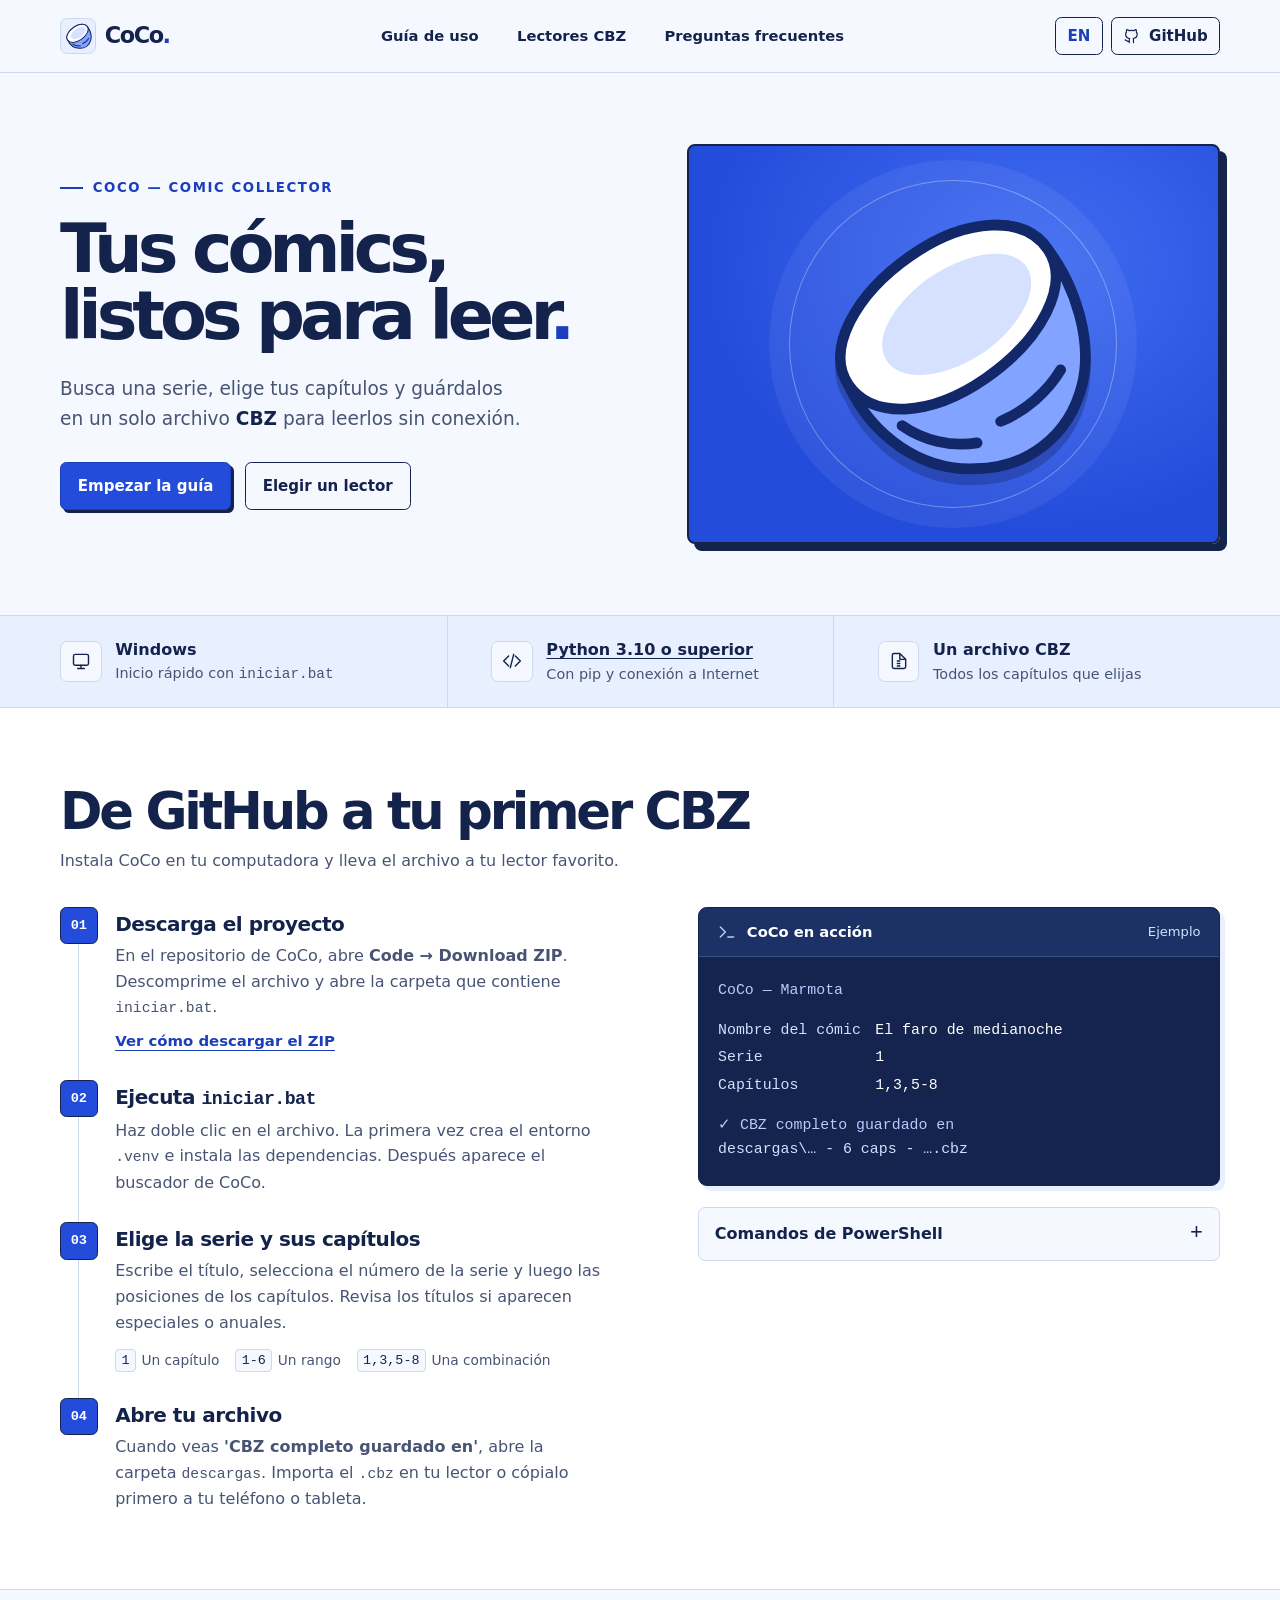
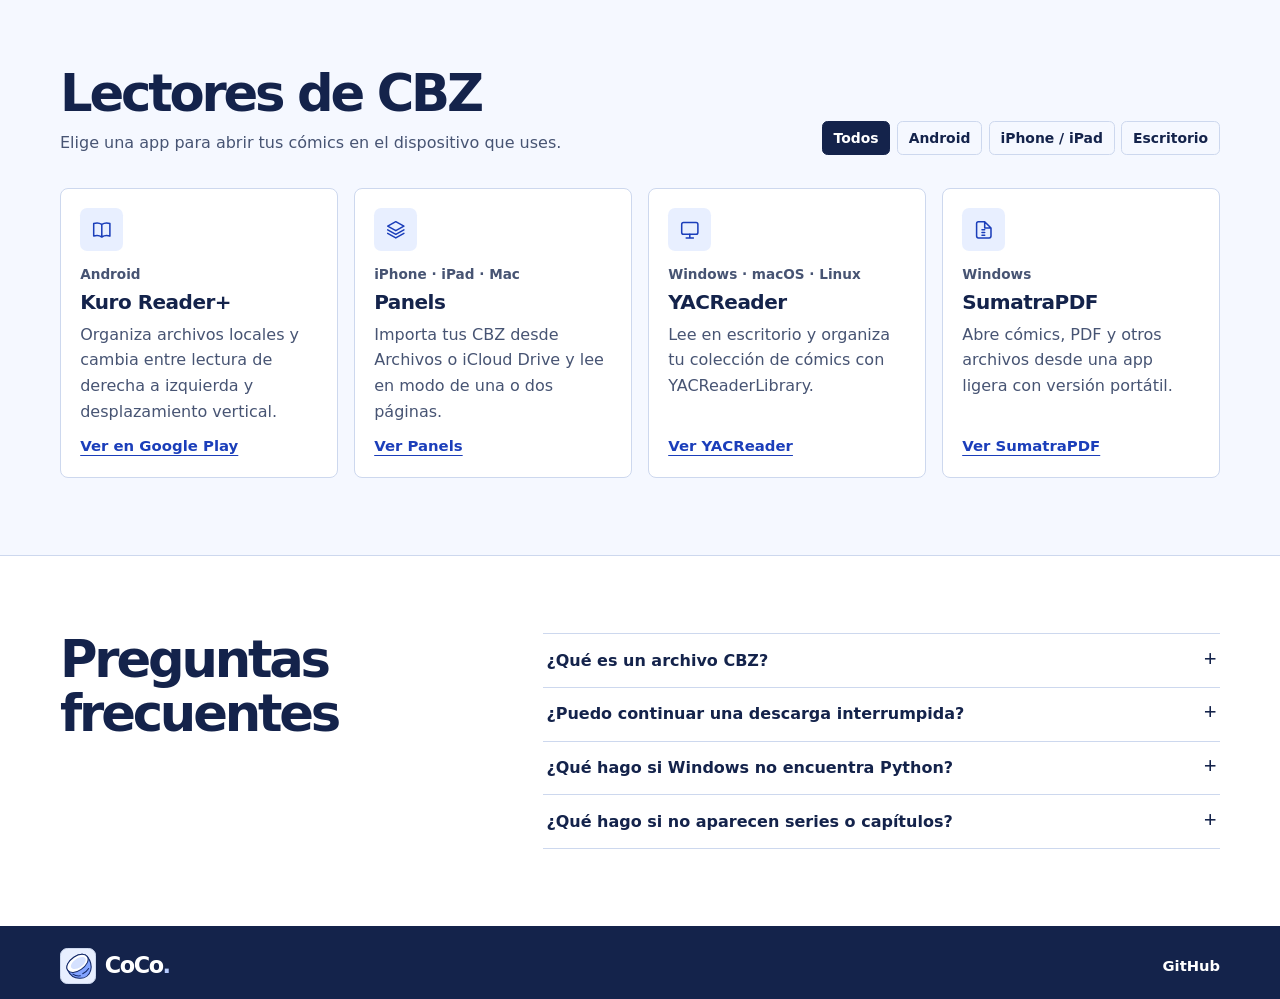
<file: index.html>
<!doctype html>
<html lang="es">
<head>
  <meta charset="utf-8">
  <meta name="viewport" content="width=device-width, initial-scale=1">
  <meta name="description" content="Instala CoCo en Windows, reúne tus capítulos en un CBZ y elige una app para leerlo.">
  <meta name="theme-color" content="#f5f8ff">
  <title>CoCo — Comic Collector · Guía de uso</title>
  <link rel="icon" href="assets/icon.svg" type="image/svg+xml">
  <link rel="stylesheet" href="styles.css">
  <link rel="alternate" hreflang="en" href="en/index.html">
  <script src="guide.js" defer></script>
</head>
<body>
  <svg class="icon-library" aria-hidden="true" xmlns="http://www.w3.org/2000/svg">
    <symbol id="i-book" viewBox="0 0 24 24"><path d="M12 6c-3-2-6-2-9-1v14c3-1 6-1 9 1 3-2 6-2 9-1V5c-3-1-6-1-9 1Zm0 0v14"/></symbol>
    <symbol id="i-git" viewBox="0 0 24 24"><path d="M9 19c-4 1-4-2-6-2m12 4v-3.9c0-1 .1-1.4-.5-2 2.8-.3 5.7-1.3 5.7-6.1A4.7 4.7 0 0 0 19 5.7c.1-.4.5-1.7-.2-3.2 0 0-1.1-.3-3.5 1.3a13 13 0 0 0-6.6 0C6.3 2.2 5.2 2.5 5.2 2.5c-.7 1.5-.3 2.8-.2 3.2A4.7 4.7 0 0 0 3.8 9c0 4.8 2.9 5.8 5.7 6.1-.4.4-.6 1-.5 2V21"/></symbol>
    <symbol id="i-monitor" viewBox="0 0 24 24"><rect x="3" y="4" width="18" height="13" rx="2"/><path d="M12 17v4m-4 0h8"/></symbol>
    <symbol id="i-code" viewBox="0 0 24 24"><path d="m8 6-6 6 6 6m8-12 6 6-6 6m-2-14-4 16"/></symbol>
    <symbol id="i-file" viewBox="0 0 24 24"><path d="M13 3H6a2 2 0 0 0-2 2v14a2 2 0 0 0 2 2h12a2 2 0 0 0 2-2V10Zm0 0v7h7m-10 2h3m-3 3h3m-3 3h3"/></symbol>
    <symbol id="i-terminal" viewBox="0 0 24 24"><path d="m4 6 6 6-6 6m9 0h7"/></symbol>
    <symbol id="i-copy" viewBox="0 0 24 24"><rect x="8" y="8" width="12" height="12" rx="2"/><path d="M16 8V6a2 2 0 0 0-2-2H6a2 2 0 0 0-2 2v8a2 2 0 0 0 2 2h2"/></symbol>
    <symbol id="i-layers" viewBox="0 0 24 24"><path d="m12 3 9 5-9 5-9-5Zm-9 9 9 5 9-5m-18 4 9 5 9-5"/></symbol>
    <symbol id="i-menu" viewBox="0 0 24 24"><path d="M4 6h16M4 12h16M4 18h16"/></symbol>
  </svg>

  <a class="skip-link" href="#contenido">Saltar al contenido</a>
  <header class="site-header">
    <div class="wrap header-inner">
      <a class="brand" href="#inicio" aria-label="CoCo, inicio">
        <span class="brand-mark" aria-hidden="true"><img src="assets/icon.svg" alt="" width="36" height="36"></span>
        CoCo<span class="brand-period">.</span>
      </a>
      <button class="menu-button" type="button" aria-expanded="false" aria-controls="navegacion" aria-label="Menú" hidden>
        <svg class="icon" aria-hidden="true"><use href="#i-menu"/></svg> <span class="menu-label">Menú</span>
      </button>
      <nav id="navegacion" class="site-nav" aria-label="Navegación principal">
        <a href="#guia">Guía de uso</a>
        <a href="#lectores">Lectores CBZ</a>
        <a href="#preguntas">Preguntas frecuentes</a>
      </nav>
      <div class="header-actions">
        <a class="button button-small button-outline language-switch" href="en/index.html" hreflang="en" lang="en" aria-label="English version">EN</a>
        <a class="button button-small button-outline header-repo" href="https://github.com/DiegoVZ15/coco-comic-collector" data-repo aria-label="GitHub">
          <svg class="icon" aria-hidden="true"><use href="#i-git"/></svg> <span class="header-repo-label">GitHub</span>
        </a>
      </div>
    </div>
  </header>

  <main id="contenido">
    <section id="inicio" class="hero">
      <div class="wrap hero-inner">
        <div class="hero-content">
          <p class="eyebrow">CoCo — Comic Collector</p>
          <h1>Tus cómics,<br>listos para leer<span>.</span></h1>
          <p class="hero-description">Busca una serie, elige tus capítulos y guárdalos en un solo archivo <strong>CBZ</strong> para leerlos sin conexión.</p>
          <div class="hero-actions">
            <a class="button button-primary" href="#guia">Empezar la guía</a>
            <a class="button button-outline" href="#lectores">Elegir un lector</a>
          </div>
        </div>
        <figure class="hero-art">
          <img src="assets/icon.svg" alt="Medio coco, visto de lado, con la pulpa blanca y la cáscara azul." width="160" height="160" fetchpriority="high">
        </figure>
      </div>
    </section>

    <div class="requirements">
      <ul class="wrap specs" aria-label="Requisitos y formato de descarga">
        <li>
          <span class="spec-icon"><svg class="icon" aria-hidden="true"><use href="#i-monitor"/></svg></span>
          <div><strong>Windows</strong><span>Inicio rápido con <code>iniciar.bat</code></span></div>
        </li>
        <li>
          <span class="spec-icon"><svg class="icon" aria-hidden="true"><use href="#i-code"/></svg></span>
          <div><strong><a href="https://www.python.org/downloads/windows/">Python 3.10 o superior</a></strong><span>Con pip y conexión a Internet</span></div>
        </li>
        <li>
          <span class="spec-icon"><svg class="icon" aria-hidden="true"><use href="#i-file"/></svg></span>
          <div><strong>Un archivo CBZ</strong><span>Todos los capítulos que elijas</span></div>
        </li>
      </ul>
    </div>

    <section id="guia" class="section guide">
      <div class="wrap">
        <header class="section-heading">
          <h2>De GitHub a tu primer CBZ</h2>
          <p>Instala CoCo en tu computadora y lleva el archivo a tu lector favorito.</p>
        </header>
        <div class="guide-layout">
          <ol class="steps">
            <li id="descargar">
              <h3>Descarga el proyecto</h3>
              <p>En el repositorio de CoCo, abre <strong>Code → Download ZIP</strong>. Descomprime el archivo y abre la carpeta que contiene <code>iniciar.bat</code>.</p>
              <a class="text-link" href="https://docs.github.com/es/repositories/working-with-files/using-files/downloading-source-code-archives" data-repo data-repo-label="Abrir CoCo en GitHub">Ver cómo descargar el ZIP</a>
            </li>
            <li>
              <h3>Ejecuta <code>iniciar.bat</code></h3>
              <p>Haz doble clic en el archivo. La primera vez crea el entorno <code>.venv</code> e instala las dependencias. Después aparece el buscador de CoCo.</p>
            </li>
            <li>
              <h3>Elige la serie y sus capítulos</h3>
              <p>Escribe el título, selecciona el número de la serie y luego las posiciones de los capítulos. Revisa los títulos si aparecen especiales o anuales.</p>
              <dl class="selections">
                <div><dt><code>1</code></dt><dd>Un capítulo</dd></div>
                <div><dt><code>1-6</code></dt><dd>Un rango</dd></div>
                <div><dt><code>1,3,5-8</code></dt><dd>Una combinación</dd></div>
              </dl>
            </li>
            <li>
              <h3>Abre tu archivo</h3>
              <p>Cuando veas <strong>'CBZ completo guardado en'</strong>, abre la carpeta <code>descargas</code>. Importa el <code>.cbz</code> en tu lector o cópialo primero a tu teléfono o tableta.</p>
            </li>
          </ol>
          <div class="guide-aside">
            <div class="terminal">
              <div class="terminal-bar">
                <svg class="icon" aria-hidden="true"><use href="#i-terminal"/></svg>
                <span>CoCo en acción</span>
                <span class="terminal-label">Ejemplo</span>
              </div>
              <div class="terminal-body">
                <p class="terminal-title">CoCo — Marmota</p>
                <dl class="terminal-example">
                  <dt>Nombre del cómic</dt><dd>El faro de medianoche</dd>
                  <dt>Serie</dt><dd>1</dd>
                  <dt>Capítulos</dt><dd>1,3,5-8</dd>
                </dl>
                <p class="terminal-done">✓ CBZ completo guardado en</p>
                <p class="terminal-path">descargas\… - 6 caps - ….cbz</p>
              </div>
            </div>
            <details class="commands">
              <summary>Comandos de PowerShell</summary>
              <div class="commands-body">
                <p>Abre PowerShell en la carpeta del proyecto.</p>
                <div class="command-heading">
                  <strong>Iniciar CoCo</strong>
                  <button class="copy-button" type="button" data-copy="cmd-start" hidden><svg class="icon" aria-hidden="true"><use href="#i-copy"/></svg> <span>Copiar</span></button>
                </div>
                <pre><code id="cmd-start">.\iniciar.bat</code></pre>
                <div class="command-heading">
                  <strong>Cambiar dónde se guarda</strong>
                  <button class="copy-button" type="button" data-copy="cmd-destination" hidden><svg class="icon" aria-hidden="true"><use href="#i-copy"/></svg> <span>Copiar</span></button>
                </div>
                <pre><code id="cmd-destination">.\iniciar.bat --destino "D:\Comics"</code></pre>
                <p>Sustituye <code>D:\Comics</code> por tu propia carpeta.</p>
                <p class="screen-reader" id="estado-copia" role="status"></p>
              </div>
            </details>
          </div>
        </div>
      </div>
    </section>

    <section id="lectores" class="section readers">
      <div class="wrap">
        <header class="section-heading reader-heading">
          <div>
            <h2>Lectores de CBZ</h2>
            <p>Elige una app para abrir tus cómics en el dispositivo que uses.</p>
          </div>
          <div class="filters" role="group" aria-label="Filtrar por dispositivo" hidden>
            <button type="button" data-filter="all" aria-pressed="true">Todos</button>
            <button type="button" data-filter="android" aria-pressed="false">Android</button>
            <button type="button" data-filter="ios" aria-pressed="false">iPhone / iPad</button>
            <button type="button" data-filter="desktop" aria-pressed="false">Escritorio</button>
          </div>
        </header>
        <p id="resultados" class="screen-reader" role="status"></p>
        <div class="reader-grid">
          <article class="reader-card" data-platform="android">
            <span class="app-icon"><svg class="icon" aria-hidden="true"><use href="#i-book"/></svg></span>
            <p class="platform">Android</p>
            <h3>Kuro Reader+</h3>
            <p>Organiza archivos locales y cambia entre lectura de derecha a izquierda y desplazamiento vertical.</p>
            <a class="text-link" href="https://play.google.com/store/apps/details?id=br.com.kurotoshiro.kuro_reader">Ver en Google Play<span class="screen-reader"> Kuro Reader+</span></a>
          </article>
          <article class="reader-card" data-platform="ios desktop">
            <span class="app-icon"><svg class="icon" aria-hidden="true"><use href="#i-layers"/></svg></span>
            <p class="platform">iPhone · iPad · Mac</p>
            <h3>Panels</h3>
            <p>Importa tus CBZ desde Archivos o iCloud Drive y lee en modo de una o dos páginas.</p>
            <a class="text-link" href="https://www.panels.app/cbr-reader-ipad">Ver Panels</a>
          </article>
          <article class="reader-card" data-platform="desktop">
            <span class="app-icon"><svg class="icon" aria-hidden="true"><use href="#i-monitor"/></svg></span>
            <p class="platform">Windows · macOS · Linux</p>
            <h3>YACReader</h3>
            <p>Lee en escritorio y organiza tu colección de cómics con YACReaderLibrary.</p>
            <a class="text-link" href="https://www.yacreader.com/downloads">Ver YACReader</a>
          </article>
          <article class="reader-card" data-platform="desktop">
            <span class="app-icon"><svg class="icon" aria-hidden="true"><use href="#i-file"/></svg></span>
            <p class="platform">Windows</p>
            <h3>SumatraPDF</h3>
            <p>Abre cómics, PDF y otros archivos desde una app ligera con versión portátil.</p>
            <a class="text-link" href="https://www.sumatrapdfreader.org/download-free-pdf-viewer">Ver SumatraPDF</a>
          </article>
        </div>
      </div>
    </section>

    <section id="preguntas" class="section faq">
      <div class="wrap faq-layout">
        <header class="section-heading">
          <h2>Preguntas frecuentes</h2>
        </header>
        <div class="faq-list">
          <details>
            <summary>¿Qué es un archivo CBZ?</summary>
            <p>Es un archivo ZIP con las imágenes del cómic. Ábrelo directamente con un lector compatible para ver las páginas en orden.</p>
          </details>
          <details>
            <summary>¿Puedo continuar una descarga interrumpida?</summary>
            <p>Sí. Abre CoCo de nuevo, busca la misma serie y elige los mismos capítulos en la misma carpeta de destino. CoCo reutiliza las imágenes verificadas que guardó en <code>.progreso</code>.</p>
          </details>
          <details>
            <summary>¿Qué hago si Windows no encuentra Python?</summary>
            <p>Instala Python con pip y verifica que el comando <code>python --version</code> funcione en una ventana nueva de PowerShell. Después vuelve a abrir <code>iniciar.bat</code>.</p>
          </details>
          <details>
            <summary>¿Qué hago si no aparecen series o capítulos?</summary>
            <p>Comprueba tu conexión y busca con una parte del título. Si el problema afecta a varias series, consulta el repositorio por posibles cambios en el catálogo de la página.</p>
          </details>
        </div>
      </div>
    </section>
  </main>

  <footer class="site-footer">
    <div class="wrap footer-inner">
      <a class="brand" href="#inicio" aria-label="CoCo, volver al inicio">
        <span class="brand-mark" aria-hidden="true"><img src="assets/icon.svg" alt="" width="36" height="36"></span>
        CoCo<span class="brand-period">.</span>
      </a>
      <a class="footer-link" href="#descargar" data-repo>GitHub</a>
    </div>
  </footer>
</body>
</html>
</file>
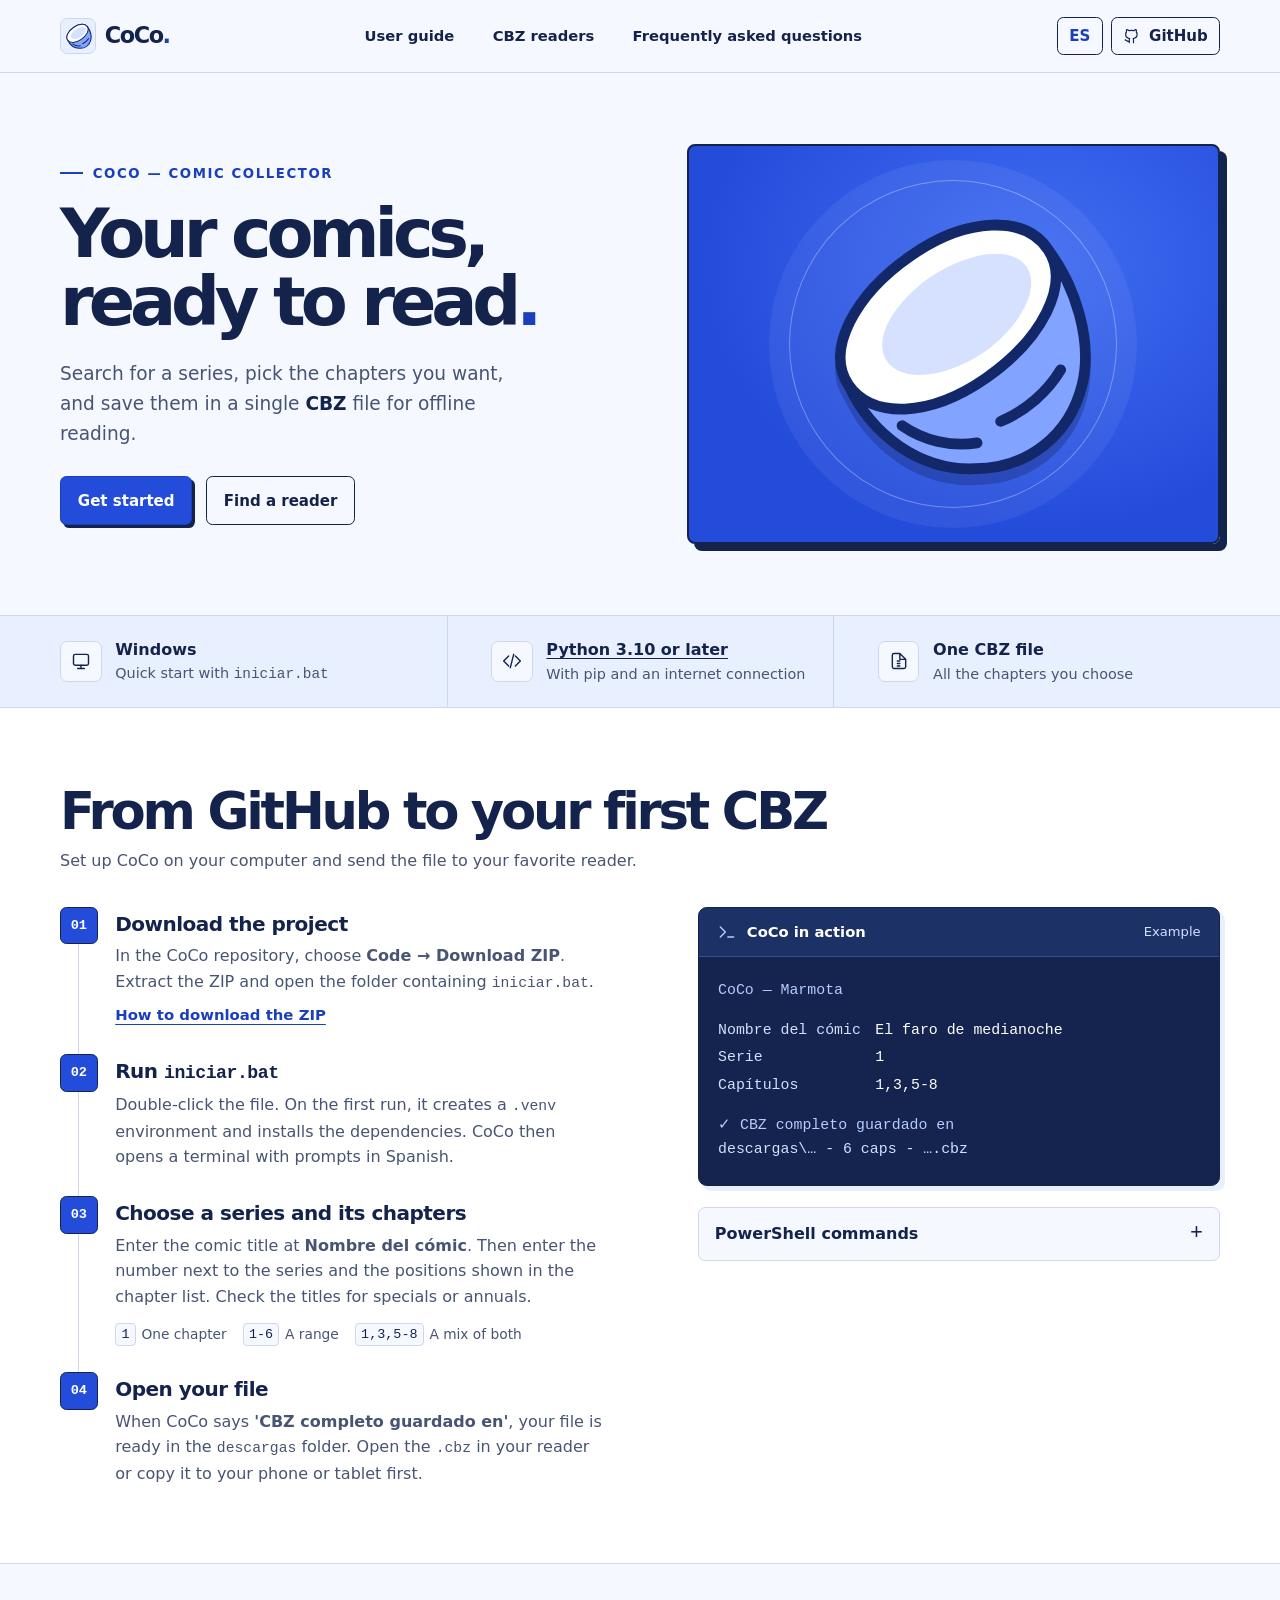
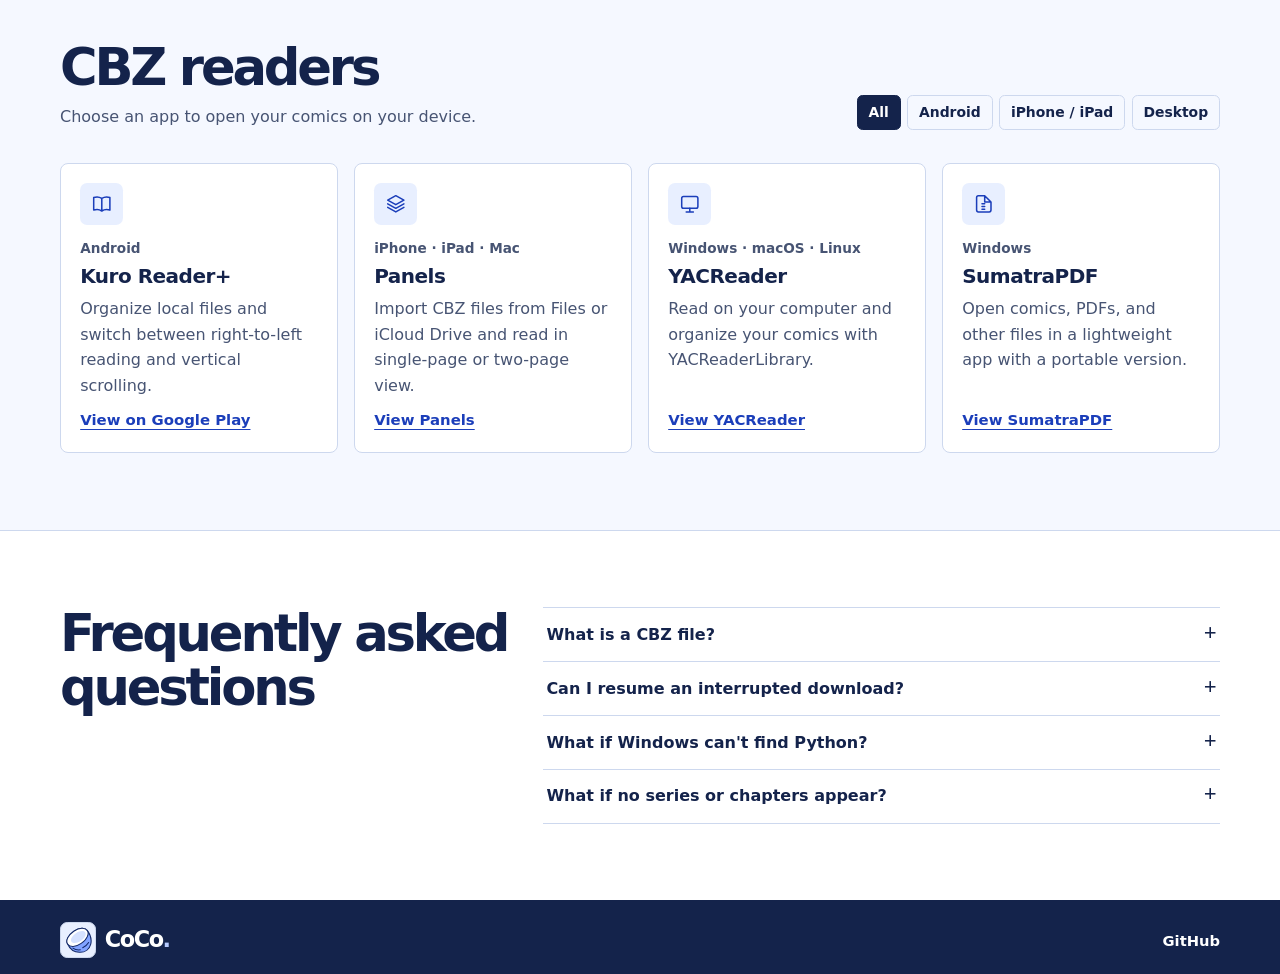
<file: en/index.html>
<!doctype html>
<html lang="en">
<head>
  <meta charset="utf-8">
  <meta name="viewport" content="width=device-width, initial-scale=1">
  <meta name="description" content="Set up CoCo on Windows, bundle comic chapters into one CBZ, and find an app to read it.">
  <meta name="theme-color" content="#f5f8ff">
  <title>CoCo — Comic Collector · User guide</title>
  <link rel="icon" href="../assets/icon.svg" type="image/svg+xml">
  <link rel="stylesheet" href="../styles.css">
  <link rel="alternate" hreflang="es" href="../index.html">
  <script src="../guide.js" defer></script>
</head>
<body>
  <svg class="icon-library" aria-hidden="true" xmlns="http://www.w3.org/2000/svg">
    <symbol id="i-book" viewBox="0 0 24 24"><path d="M12 6c-3-2-6-2-9-1v14c3-1 6-1 9 1 3-2 6-2 9-1V5c-3-1-6-1-9 1Zm0 0v14"/></symbol>
    <symbol id="i-git" viewBox="0 0 24 24"><path d="M9 19c-4 1-4-2-6-2m12 4v-3.9c0-1 .1-1.4-.5-2 2.8-.3 5.7-1.3 5.7-6.1A4.7 4.7 0 0 0 19 5.7c.1-.4.5-1.7-.2-3.2 0 0-1.1-.3-3.5 1.3a13 13 0 0 0-6.6 0C6.3 2.2 5.2 2.5 5.2 2.5c-.7 1.5-.3 2.8-.2 3.2A4.7 4.7 0 0 0 3.8 9c0 4.8 2.9 5.8 5.7 6.1-.4.4-.6 1-.5 2V21"/></symbol>
    <symbol id="i-monitor" viewBox="0 0 24 24"><rect x="3" y="4" width="18" height="13" rx="2"/><path d="M12 17v4m-4 0h8"/></symbol>
    <symbol id="i-code" viewBox="0 0 24 24"><path d="m8 6-6 6 6 6m8-12 6 6-6 6m-2-14-4 16"/></symbol>
    <symbol id="i-file" viewBox="0 0 24 24"><path d="M13 3H6a2 2 0 0 0-2 2v14a2 2 0 0 0 2 2h12a2 2 0 0 0 2-2V10Zm0 0v7h7m-10 2h3m-3 3h3m-3 3h3"/></symbol>
    <symbol id="i-terminal" viewBox="0 0 24 24"><path d="m4 6 6 6-6 6m9 0h7"/></symbol>
    <symbol id="i-copy" viewBox="0 0 24 24"><rect x="8" y="8" width="12" height="12" rx="2"/><path d="M16 8V6a2 2 0 0 0-2-2H6a2 2 0 0 0-2 2v8a2 2 0 0 0 2 2h2"/></symbol>
    <symbol id="i-layers" viewBox="0 0 24 24"><path d="m12 3 9 5-9 5-9-5Zm-9 9 9 5 9-5m-18 4 9 5 9-5"/></symbol>
    <symbol id="i-menu" viewBox="0 0 24 24"><path d="M4 6h16M4 12h16M4 18h16"/></symbol>
  </svg>

  <a class="skip-link" href="#contenido">Skip to content</a>
  <header class="site-header">
    <div class="wrap header-inner">
      <a class="brand" href="#inicio" aria-label="CoCo, home">
        <span class="brand-mark" aria-hidden="true"><img src="../assets/icon.svg" alt="" width="36" height="36"></span>
        CoCo<span class="brand-period">.</span>
      </a>
      <button class="menu-button" type="button" aria-expanded="false" aria-controls="navegacion" aria-label="Menu" hidden>
        <svg class="icon" aria-hidden="true"><use href="#i-menu"/></svg> <span class="menu-label">Menu</span>
      </button>
      <nav id="navegacion" class="site-nav" aria-label="Main navigation">
        <a href="#guia">User guide</a>
        <a href="#lectores">CBZ readers</a>
        <a href="#preguntas">Frequently asked questions</a>
      </nav>
      <div class="header-actions">
        <a class="button button-small button-outline language-switch" href="../index.html" hreflang="es" lang="es" aria-label="Versión en español">ES</a>
        <a class="button button-small button-outline header-repo" href="https://github.com/DiegoVZ15/coco-comic-collector" data-repo aria-label="GitHub">
          <svg class="icon" aria-hidden="true"><use href="#i-git"/></svg> <span class="header-repo-label">GitHub</span>
        </a>
      </div>
    </div>
  </header>

  <main id="contenido">
    <section id="inicio" class="hero">
      <div class="wrap hero-inner">
        <div class="hero-content">
          <p class="eyebrow">CoCo — Comic Collector</p>
          <h1>Your comics,<br>ready to read<span>.</span></h1>
          <p class="hero-description">Search for a series, pick the chapters you want, and save them in a single <strong>CBZ</strong> file for offline reading.</p>
          <div class="hero-actions">
            <a class="button button-primary" href="#guia">Get started</a>
            <a class="button button-outline" href="#lectores">Find a reader</a>
          </div>
        </div>
        <figure class="hero-art">
          <img src="../assets/icon.svg" alt="A coconut half with white flesh and a blue shell." width="160" height="160" fetchpriority="high">
        </figure>
      </div>
    </section>

    <div class="requirements">
      <ul class="wrap specs" aria-label="System requirements and download format">
        <li>
          <span class="spec-icon"><svg class="icon" aria-hidden="true"><use href="#i-monitor"/></svg></span>
          <div><strong>Windows</strong><span>Quick start with <code>iniciar.bat</code></span></div>
        </li>
        <li>
          <span class="spec-icon"><svg class="icon" aria-hidden="true"><use href="#i-code"/></svg></span>
          <div><strong><a href="https://www.python.org/downloads/windows/">Python 3.10 or later</a></strong><span>With pip and an internet connection</span></div>
        </li>
        <li>
          <span class="spec-icon"><svg class="icon" aria-hidden="true"><use href="#i-file"/></svg></span>
          <div><strong>One CBZ file</strong><span>All the chapters you choose</span></div>
        </li>
      </ul>
    </div>

    <section id="guia" class="section guide">
      <div class="wrap">
        <header class="section-heading">
          <h2>From GitHub to your first CBZ</h2>
          <p>Set up CoCo on your computer and send the file to your favorite reader.</p>
        </header>
        <div class="guide-layout">
          <ol class="steps">
            <li id="descargar">
              <h3>Download the project</h3>
              <p>In the CoCo repository, choose <strong>Code → Download ZIP</strong>. Extract the ZIP and open the folder containing <code>iniciar.bat</code>.</p>
              <a class="text-link" href="https://docs.github.com/en/repositories/working-with-files/using-files/downloading-source-code-archives" data-repo data-repo-label="Open CoCo on GitHub">How to download the ZIP</a>
            </li>
            <li>
              <h3>Run <code>iniciar.bat</code></h3>
              <p>Double-click the file. On the first run, it creates a <code>.venv</code> environment and installs the dependencies. CoCo then opens a terminal with prompts in Spanish.</p>
            </li>
            <li>
              <h3>Choose a series and its chapters</h3>
              <p>Enter the comic title at <strong lang="es">Nombre del cómic</strong>. Then enter the number next to the series and the positions shown in the chapter list. Check the titles for specials or annuals.</p>
              <dl class="selections">
                <div><dt><code>1</code></dt><dd>One chapter</dd></div>
                <div><dt><code>1-6</code></dt><dd>A range</dd></div>
                <div><dt><code>1,3,5-8</code></dt><dd>A mix of both</dd></div>
              </dl>
            </li>
            <li>
              <h3>Open your file</h3>
              <p>When CoCo says <strong lang="es">'CBZ completo guardado en'</strong>, your file is ready in the <code>descargas</code> folder. Open the <code>.cbz</code> in your reader or copy it to your phone or tablet first.</p>
            </li>
          </ol>
          <div class="guide-aside">
            <div class="terminal">
              <div class="terminal-bar">
                <svg class="icon" aria-hidden="true"><use href="#i-terminal"/></svg>
                <span>CoCo in action</span>
                <span class="terminal-label">Example</span>
              </div>
              <div class="terminal-body">
                <p class="terminal-title">CoCo — Marmota</p>
                <dl class="terminal-example" lang="es">
                  <dt>Nombre del cómic</dt><dd>El faro de medianoche</dd>
                  <dt>Serie</dt><dd>1</dd>
                  <dt>Capítulos</dt><dd>1,3,5-8</dd>
                </dl>
                <p class="terminal-done" lang="es">✓ CBZ completo guardado en</p>
                <p class="terminal-path">descargas\… - 6 caps - ….cbz</p>
              </div>
            </div>
            <details class="commands">
              <summary>PowerShell commands</summary>
              <div class="commands-body">
                <p>Open PowerShell in the project folder.</p>
                <div class="command-heading">
                  <strong>Start CoCo</strong>
                  <button class="copy-button" type="button" data-copy="cmd-start" hidden><svg class="icon" aria-hidden="true"><use href="#i-copy"/></svg> <span>Copy</span></button>
                </div>
                <pre><code id="cmd-start">.\iniciar.bat</code></pre>
                <div class="command-heading">
                  <strong>Change the output folder</strong>
                  <button class="copy-button" type="button" data-copy="cmd-destination" hidden><svg class="icon" aria-hidden="true"><use href="#i-copy"/></svg> <span>Copy</span></button>
                </div>
                <pre><code id="cmd-destination">.\iniciar.bat --destino "D:\Comics"</code></pre>
                <p>Replace <code>D:\Comics</code> with your own folder.</p>
                <p class="screen-reader" id="estado-copia" role="status"></p>
              </div>
            </details>
          </div>
        </div>
      </div>
    </section>

    <section id="lectores" class="section readers">
      <div class="wrap">
        <header class="section-heading reader-heading">
          <div>
            <h2>CBZ readers</h2>
            <p>Choose an app to open your comics on your device.</p>
          </div>
          <div class="filters" role="group" aria-label="Filter by device" hidden>
            <button type="button" data-filter="all" aria-pressed="true">All</button>
            <button type="button" data-filter="android" aria-pressed="false">Android</button>
            <button type="button" data-filter="ios" aria-pressed="false">iPhone / iPad</button>
            <button type="button" data-filter="desktop" aria-pressed="false">Desktop</button>
          </div>
        </header>
        <p id="resultados" class="screen-reader" role="status"></p>
        <div class="reader-grid">
          <article class="reader-card" data-platform="android">
            <span class="app-icon"><svg class="icon" aria-hidden="true"><use href="#i-book"/></svg></span>
            <p class="platform">Android</p>
            <h3>Kuro Reader+</h3>
            <p>Organize local files and switch between right-to-left reading and vertical scrolling.</p>
            <a class="text-link" href="https://play.google.com/store/apps/details?id=br.com.kurotoshiro.kuro_reader">View on Google Play<span class="screen-reader"> Kuro Reader+</span></a>
          </article>
          <article class="reader-card" data-platform="ios desktop">
            <span class="app-icon"><svg class="icon" aria-hidden="true"><use href="#i-layers"/></svg></span>
            <p class="platform">iPhone · iPad · Mac</p>
            <h3>Panels</h3>
            <p>Import CBZ files from Files or iCloud Drive and read in single-page or two-page view.</p>
            <a class="text-link" href="https://www.panels.app/cbr-reader-ipad">View Panels</a>
          </article>
          <article class="reader-card" data-platform="desktop">
            <span class="app-icon"><svg class="icon" aria-hidden="true"><use href="#i-monitor"/></svg></span>
            <p class="platform">Windows · macOS · Linux</p>
            <h3>YACReader</h3>
            <p>Read on your computer and organize your comics with YACReaderLibrary.</p>
            <a class="text-link" href="https://www.yacreader.com/downloads">View YACReader</a>
          </article>
          <article class="reader-card" data-platform="desktop">
            <span class="app-icon"><svg class="icon" aria-hidden="true"><use href="#i-file"/></svg></span>
            <p class="platform">Windows</p>
            <h3>SumatraPDF</h3>
            <p>Open comics, PDFs, and other files in a lightweight app with a portable version.</p>
            <a class="text-link" href="https://www.sumatrapdfreader.org/download-free-pdf-viewer">View SumatraPDF</a>
          </article>
        </div>
      </div>
    </section>

    <section id="preguntas" class="section faq">
      <div class="wrap faq-layout">
        <header class="section-heading">
          <h2>Frequently asked questions</h2>
        </header>
        <div class="faq-list">
          <details>
            <summary>What is a CBZ file?</summary>
            <p>A CBZ is a ZIP archive containing the comic's images. Open it directly in a compatible reader to see the pages in order.</p>
          </details>
          <details>
            <summary>Can I resume an interrupted download?</summary>
            <p>Yes. Restart CoCo, find the same series, and choose the same chapters and output folder. CoCo reuses the verified images it saved in <code>.progreso</code>.</p>
          </details>
          <details>
            <summary>What if Windows can't find Python?</summary>
            <p>Install Python with pip and run <code>python --version</code> in a new PowerShell window to check that it works. Then open <code>iniciar.bat</code> again.</p>
          </details>
          <details>
            <summary>What if no series or chapters appear?</summary>
            <p>Check your internet connection and try searching for part of the title. If several series are affected, check the repository for updates about changes to the page catalog or reader.</p>
          </details>
        </div>
      </div>
    </section>
  </main>

  <footer class="site-footer">
    <div class="wrap footer-inner">
      <a class="brand" href="#inicio" aria-label="CoCo, back to top">
        <span class="brand-mark" aria-hidden="true"><img src="../assets/icon.svg" alt="" width="36" height="36"></span>
        CoCo<span class="brand-period">.</span>
      </a>
      <a class="footer-link" href="#descargar" data-repo>GitHub</a>
    </div>
  </footer>
</body>
</html>
</file>
<file: styles.css>
:root {
  color-scheme: light;
  --paper: #f5f8ff;
  --white: #fff;
  --ink: #14234b;
  --muted: #475473;
  --line: #cdd8ee;
  --tint: #e8efff;
  --royal: #244cdb;
  --royal-hover: #1b3eba;
  --terminal: #14244e;
  --terminal-bar: #1c3267;
  --on-dark-muted: #d3dfff;
  --on-dark-accent: #b6cbff;
  --wrap: 72.5rem;
  --sans: system-ui, "Segoe UI", sans-serif;
  --mono: "Cascadia Code", Consolas, monospace;
}

*, *::before, *::after { box-sizing: border-box; }
[hidden] { display: none !important; }
html { scroll-behavior: smooth; }
body { margin: 0; background: var(--paper); color: var(--ink); font: 1rem/1.6 var(--sans); }
h1, h2, h3, p, figure, dl, dd, pre { margin: 0; }
img { display: block; max-width: 100%; }
a { color: inherit; }
button { color: inherit; font: inherit; }
button, summary { cursor: pointer; }
code, kbd { font-family: var(--mono); }
p code, li p code { font-size: .92em; }
section[id], li[id], main[id] { scroll-margin-top: 5.75rem; }
:focus-visible { outline: 3px solid var(--royal-hover); outline-offset: 4px; }

.wrap { width: min(var(--wrap), calc(100% - 4.5rem)); margin-inline: auto; }
.icon-library { position: absolute; width: 0; height: 0; overflow: hidden; }
.icon { width: 1.25rem; height: 1.25rem; fill: none; stroke: currentColor; stroke-width: 1.7; stroke-linecap: round; stroke-linejoin: round; flex: none; }
.screen-reader, .skip-link:not(:focus) { position: absolute; width: 1px; height: 1px; padding: 0; overflow: hidden; clip-path: inset(50%); white-space: nowrap; }
.skip-link { position: fixed; top: .75rem; left: .75rem; z-index: 5; padding: .5rem 1rem; background: var(--white); }

.site-header { position: sticky; top: 0; z-index: 4; background: var(--paper); border-bottom: 1px solid var(--line); }
.header-inner, .footer-inner { display: flex; align-items: center; justify-content: space-between; gap: 1.5rem; min-height: 4.5rem; }
.brand { display: inline-flex; align-items: center; flex: none; font-size: 1.4rem; font-weight: 850; letter-spacing: -.065em; text-decoration: none; }
.brand-mark { display: grid; place-items: center; width: 2.25rem; height: 2.25rem; margin-right: .55rem; border: 1px solid var(--line); border-radius: .45rem; background: var(--tint); }
.brand-mark img { width: 100%; height: auto; }
.brand-period { color: var(--royal-hover); }
.site-nav { display: flex; align-items: center; gap: clamp(1rem, 3vw, 2.4rem); }
.site-nav a, .footer-link { font-size: .92rem; font-weight: 650; text-decoration: none; }
.site-nav a:hover, .footer-link:hover { text-decoration: underline; text-underline-offset: .27rem; }
.header-actions { display: flex; align-items: center; gap: .55rem; }
.language-switch { color: var(--royal-hover); }
.menu-button { display: inline-flex; align-items: center; gap: .4rem; padding: .4rem .65rem; border: 1px solid var(--ink); border-radius: .35rem; background: transparent; font-size: .9rem; font-weight: 700; }

.button { display: inline-flex; align-items: center; justify-content: center; gap: .55rem; min-height: 3.05rem; padding: .65rem 1.05rem; border: 1.5px solid var(--ink); border-radius: .4rem; font-size: .94rem; font-weight: 750; text-decoration: none; transition: background .15s, box-shadow .15s; }
.button-primary { border-color: var(--royal-hover); background: var(--royal); color: var(--white); box-shadow: 3px 3px 0 var(--ink); }
.button-primary:hover { background: var(--royal-hover); box-shadow: 1px 1px 0 var(--ink); }
.button-outline { background: transparent; }
.button-outline:hover, .menu-button:hover { background: var(--tint); }
.button-small { min-height: 2.4rem; padding: .4rem .7rem; }
.button-small .icon { width: 1.05rem; height: 1.05rem; }

.hero-inner { display: grid; grid-template-columns: 1.08fr 1fr; align-items: center; gap: clamp(2rem, 4vw, 4.25rem); padding-block: clamp(3rem, 5.55vw, 5rem); }
.eyebrow { display: flex; align-items: center; gap: .6rem; margin-bottom: 1rem; color: var(--royal-hover); font-size: .83rem; font-weight: 800; text-transform: uppercase; letter-spacing: .12em; }
.eyebrow::before { content: ""; width: 1.45rem; height: 2px; background: currentColor; }
.hero h1 { font-size: clamp(3rem, 5.35vw, 5.05rem); font-weight: 880; line-height: .99; letter-spacing: -.075em; }
.hero h1 span { color: var(--royal-hover); }
.hero-description { max-width: 29rem; margin-top: 1.5rem; color: var(--muted); font-size: clamp(1.02rem, 1.45vw, 1.17rem); }
.hero-description strong { color: var(--ink); }
.hero-actions { display: flex; flex-wrap: wrap; gap: .85rem; margin-top: 1.75rem; }
.hero-art { display: grid; place-items: center; position: relative; isolation: isolate; overflow: hidden; aspect-ratio: 4 / 3; border: 2px solid var(--ink); border-radius: .5rem; background: radial-gradient(ellipse at 65% 30%, #406df2, var(--royal) 68%); box-shadow: 7px 7px 0 var(--ink); }
.hero-art::before { content: ""; position: absolute; z-index: -1; width: 62%; aspect-ratio: 1; border: 1px solid rgb(255 255 255 / .32); border-radius: 50%; background: rgb(255 255 255 / .06); box-shadow: 0 0 0 1.25rem rgb(255 255 255 / .06); }
.hero-art img { width: 65%; height: auto; filter: drop-shadow(0 .7rem 0 rgb(14 31 88 / .3)); }

.requirements { background: var(--tint); border-block: 1px solid var(--line); }
.specs { display: grid; grid-template-columns: repeat(3, 1fr); padding: 0; margin-block: 0; list-style: none; }
.specs li { display: flex; align-items: center; gap: .85rem; min-width: 0; padding-block: 1.3rem; }
.specs li + li { padding-inline-start: clamp(.9rem, 3.4vw, 2.75rem); border-inline-start: 1px solid var(--line); }
.spec-icon { display: grid; place-items: center; flex: none; width: 2.6rem; height: 2.6rem; border: 1px solid var(--line); border-radius: .45rem; background: var(--paper); }
.specs strong, .specs li div > span { display: block; }
.specs strong a { text-decoration-thickness: 1px; text-underline-offset: .2rem; }
.specs li div > span { color: var(--muted); font-size: .9rem; }

.section { padding-block: clamp(3.25rem, 6vw, 5.25rem); }
.section-heading { margin-bottom: 2.05rem; }
.section-heading h2 { font-size: clamp(2rem, 4vw, 3.35rem); line-height: 1.05; font-weight: 850; letter-spacing: -.062em; }
.section-heading p { margin-top: .6rem; color: var(--muted); }
.guide { background: var(--white); }
.guide-layout { display: grid; grid-template-columns: 1.05fr 1fr; align-items: start; gap: clamp(2rem, 7vw, 6.25rem); }
.steps { margin: 0; padding: 0; list-style: none; counter-reset: step; }
.steps > li { position: relative; padding: 0 0 1.65rem 3.45rem; counter-increment: step; }
.steps > li::before { content: counter(step, decimal-leading-zero); position: absolute; inset: 0 auto auto 0; z-index: 1; display: grid; place-items: center; width: 2.35rem; height: 2.35rem; border: 1px solid var(--ink); border-radius: .4rem; background: var(--royal); color: var(--white); font: 700 .85rem/1 var(--mono); }
.steps > li:not(:last-child)::after { content: ""; position: absolute; inset: .9rem auto 0 1.13rem; border-left: 1px solid var(--line); }
.steps > li:last-child { padding-bottom: 0; }
.steps h3, .reader-card h3 { font-size: 1.25rem; line-height: 1.3; letter-spacing: -.025em; }
.steps h3 { padding-top: .25rem; }
.steps h3 code { font-size: .91em; }
.steps p { margin: .4rem 0 0; color: var(--muted); }
.text-link { display: inline-block; margin-top: .55rem; color: var(--royal-hover); font-size: .93rem; font-weight: 750; text-underline-offset: .23rem; }
.text-link:hover { color: var(--ink); }
.selections { display: flex; flex-wrap: wrap; gap: .55rem 1rem; margin-top: .8rem; }
.selections > div { display: flex; align-items: center; gap: .35rem; font-size: .86rem; }
.selections code { padding: .18rem .33rem; border: 1px solid var(--line); border-radius: .25rem; background: var(--paper); font-size: .84rem; }
.selections dd { color: var(--muted); }

.terminal { overflow: hidden; border: 1px solid var(--ink); border-radius: .55rem; background: var(--terminal); color: var(--white); box-shadow: 5px 5px 0 var(--tint); }
.terminal-bar { display: flex; align-items: center; gap: .6rem; min-height: 3.1rem; padding: .55rem 1.15rem; border-bottom: 1px solid #385286; background: var(--terminal-bar); font-size: .92rem; font-weight: 700; }
.terminal-bar .icon { color: var(--on-dark-accent); }
.terminal-label { margin-left: auto; color: var(--on-dark-muted); font-size: .82rem; font-weight: 500; }
.terminal-body { padding: 1.35rem 1.2rem 1.45rem; font: .93rem/1.6 var(--mono); }
.terminal-title { color: var(--on-dark-accent); }
.terminal-example { display: grid; grid-template-columns: auto 1fr; gap: .25rem .9rem; margin-block: 1rem; }
.terminal-example dt { color: var(--on-dark-muted); }
.terminal-example dd { min-width: 0; overflow-wrap: anywhere; }
.terminal-done { color: var(--on-dark-accent); }
.terminal-path { color: var(--on-dark-muted); overflow-wrap: anywhere; }
.commands { margin-top: 1.3rem; border: 1px solid var(--line); border-radius: .45rem; background: var(--paper); }
summary { display: flex; justify-content: space-between; align-items: center; gap: 1rem; padding: .85rem 1rem; list-style: none; font-weight: 720; }
summary::-webkit-details-marker { display: none; }
summary::after { content: "+"; flex: none; font: 500 1.35rem/1 var(--mono); }
details[open] summary::after { content: "−"; }
summary:hover { color: var(--royal-hover); }
.commands-body { padding: 0 1rem 1rem; }
.commands-body p { color: var(--muted); font-size: .95rem; }
.command-heading { display: flex; justify-content: space-between; align-items: center; flex-wrap: wrap; gap: .35rem; margin-block: .9rem .25rem; }
.copy-button { display: inline-flex; align-items: center; gap: .33rem; padding: .25rem .4rem; border: 1px solid var(--line); border-radius: .25rem; background: var(--white); font-size: .85rem; }
.copy-button:hover { border-color: var(--ink); }
.copy-button .icon { width: .95rem; height: .95rem; }
.commands pre { margin-bottom: .5rem; padding: .55rem .65rem; white-space: pre-wrap; overflow-wrap: anywhere; border-radius: .25rem; background: var(--terminal); color: var(--white); font-size: .87rem; }

.readers { border-block: 1px solid var(--line); }
.reader-heading { display: flex; justify-content: space-between; align-items: end; flex-wrap: wrap; gap: 1rem; }
.filters { display: flex; gap: .4rem; flex-wrap: wrap; }
.filters button { padding: .33rem .68rem; border: 1px solid var(--line); border-radius: .35rem; background: transparent; font-size: .87rem; font-weight: 650; }
.filters button:hover { background: var(--tint); }
.filters button[aria-pressed="true"] { background: var(--ink); border-color: var(--ink); color: var(--white); }
.reader-grid { display: grid; grid-template-columns: repeat(4, 1fr); gap: 1rem; }
.reader-card { display: flex; flex-direction: column; align-items: start; padding: 1.2rem; border: 1px solid var(--line); border-radius: .5rem; background: var(--white); }
.app-icon { display: grid; place-items: center; width: 2.65rem; height: 2.65rem; margin-bottom: .8rem; border-radius: .45rem; color: var(--royal-hover); background: var(--tint); }
.app-icon .icon { width: 1.35rem; height: 1.35rem; }
.reader-card .platform { margin: 0 0 .2rem; font-size: .85rem; font-weight: 650; }
.reader-card p { margin-top: .45rem; color: var(--muted); }
.reader-card .text-link { margin-top: auto; padding-top: .65rem; }

.faq { background: var(--white); }
.faq-layout { display: grid; grid-template-columns: .8fr 1.2fr; gap: 2rem; }
.faq-layout .section-heading { margin: 0; }
.faq-list { border-top: 1px solid var(--line); }
.faq-list details { border-bottom: 1px solid var(--line); }
.faq-list summary { padding-inline: .2rem; }
.faq-list p { padding: 0 1.5rem 1rem .2rem; color: var(--muted); overflow-wrap: anywhere; }
.site-footer { background: var(--ink); color: var(--white); }
.footer-inner { min-height: 5rem; }
.site-footer .brand-period { color: var(--on-dark-accent); }
.site-footer :focus-visible { outline-color: var(--on-dark-accent); }

@media (max-width: 66rem) {
  .hero h1 { font-size: clamp(2.8rem, 5.6vw, 4.25rem); }
  .reader-grid { grid-template-columns: repeat(2, 1fr); }
}

@media (max-width: 48rem) {
  .wrap { width: calc(100% - 2.25rem); }
  .header-inner { display: grid; grid-template-columns: auto 1fr auto; gap: .55rem; min-height: 3.8rem; padding-block: .55rem; }
  .menu-button { grid-column: 2; grid-row: 1; justify-self: end; }
  .header-actions { grid-column: 3; grid-row: 1; }
  .site-nav { grid-column: 1 / -1; flex-wrap: wrap; gap: .45rem 1rem; padding: .45rem 0 .2rem; }
  .hero-inner, .guide-layout, .faq-layout { grid-template-columns: 1fr; }
  .hero-inner { padding-block: 2.7rem 3rem; }
  .hero h1 { font-size: clamp(3rem, 9.7vw, 4.5rem); }
  .hero-art { width: min(100% - 5px, 35rem); box-shadow: 5px 5px 0 var(--ink); }
  .specs { grid-template-columns: 1fr; }
  .specs li { padding-block: .8rem; }
  .specs li + li { padding-inline-start: 0; border-inline-start: 0; border-top: 1px solid var(--line); }
  .faq-layout { gap: 1.2rem; }
}

@media (max-width: 25rem) {
  .menu-label, .header-repo-label { display: none; }
  .menu-button, .header-repo { justify-content: center; min-width: 2.4rem; min-height: 2.4rem; padding: .4rem; }
}

@media (max-width: 30rem) {
  .reader-grid { grid-template-columns: 1fr; }
  .terminal-example { gap: .25rem .65rem; }
}

@media (prefers-reduced-motion: reduce) {
  html { scroll-behavior: auto; }
  .button { transition: none; }
}
</file>
